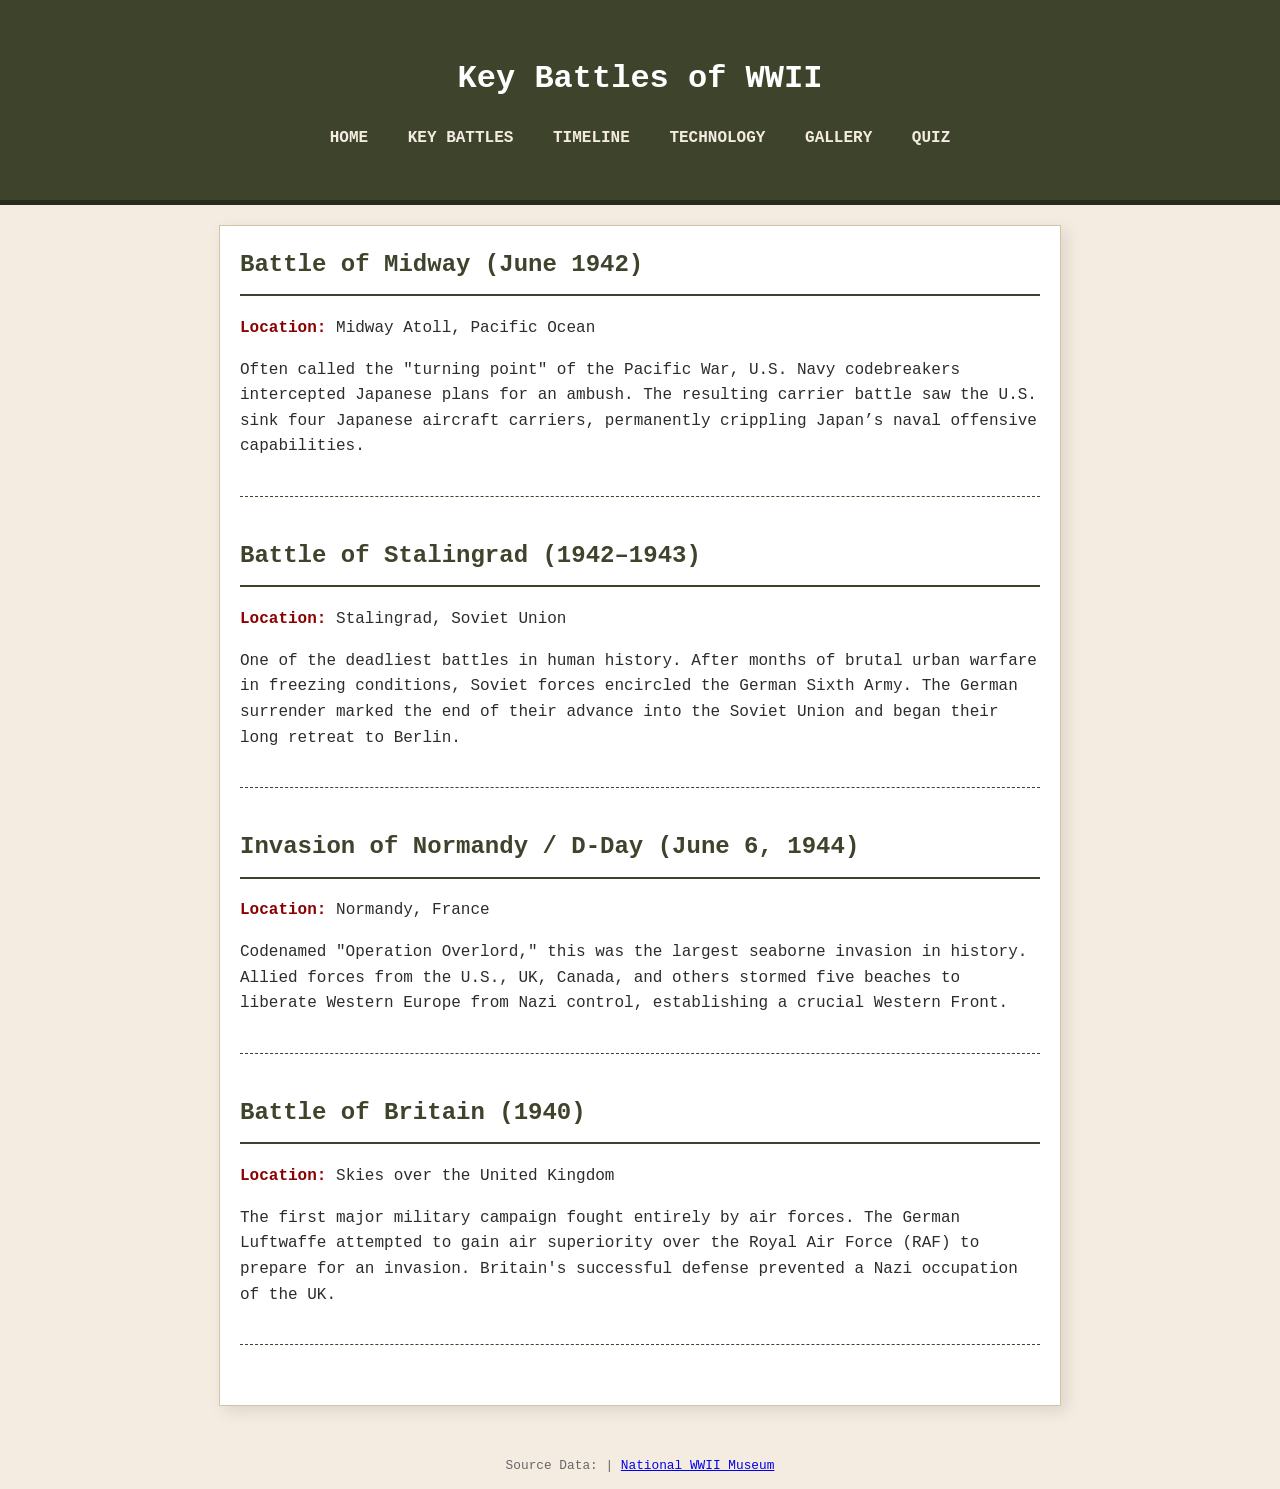
<file: battles.html>
<!DOCTYPE html>
<html lang="en">
<head>
    <meta charset="UTF-8">
    <meta name="viewport" content="width=device-width, initial-scale=1.0">
    <title>Key Battles - WWII Archive</title>
    <link rel="stylesheet" href="style.css">
</head>
<body>

    <header>
        <h1>Key Battles of WWII</h1>
        <nav>
            <ul>
                <li><a href="index.html">Home</a></li>
                <li><a href="battles.html">Key Battles</a></li>
                <li><a href="timeline.html">Timeline</a></li>
                <li><a href="technology.html">Technology</a></li>
                <li><a href="gallery.html">Gallery</a></li>
                <li><a href="quiz.html">Quiz</a></li>
            </ul>
        </nav>
    </header>

    <main>
        <article class="battle-entry">
            <h2>Battle of Midway (June 1942)</h2>
            <p><strong>Location:</strong> Midway Atoll, Pacific Ocean</p>
            <p>Often called the "turning point" of the Pacific War, U.S. Navy codebreakers intercepted Japanese plans for an ambush. The resulting carrier battle saw the U.S. sink four Japanese aircraft carriers, permanently crippling Japan’s naval offensive capabilities.</p>
        </article>

        <article class="battle-entry">
            <h2>Battle of Stalingrad (1942–1943)</h2>
            <p><strong>Location:</strong> Stalingrad, Soviet Union</p>
            <p>One of the deadliest battles in human history. After months of brutal urban warfare in freezing conditions, Soviet forces encircled the German Sixth Army. The German surrender marked the end of their advance into the Soviet Union and began their long retreat to Berlin.</p>
        </article>

        <article class="battle-entry">
            <h2>Invasion of Normandy / D-Day (June 6, 1944)</h2>
            <p><strong>Location:</strong> Normandy, France</p>
            <p>Codenamed "Operation Overlord," this was the largest seaborne invasion in history. Allied forces from the U.S., UK, Canada, and others stormed five beaches to liberate Western Europe from Nazi control, establishing a crucial Western Front.</p>
        </article>

        <article class="battle-entry">
            <h2>Battle of Britain (1940)</h2>
            <p><strong>Location:</strong> Skies over the United Kingdom</p>
            <p>The first major military campaign fought entirely by air forces. The German Luftwaffe attempted to gain air superiority over the Royal Air Force (RAF) to prepare for an invasion. Britain's successful defense prevented a Nazi occupation of the UK.</p>
        </article>
    </main>

    <footer>
        <p>Source Data: <a href="https://www.britannica.com/event/World-War-II">


            </a> | <a href="https://www.nationalww2museum.org/war/articles/battle-midway">National WWII Museum</a></p>
    </footer>

</body>
</html>
</file>
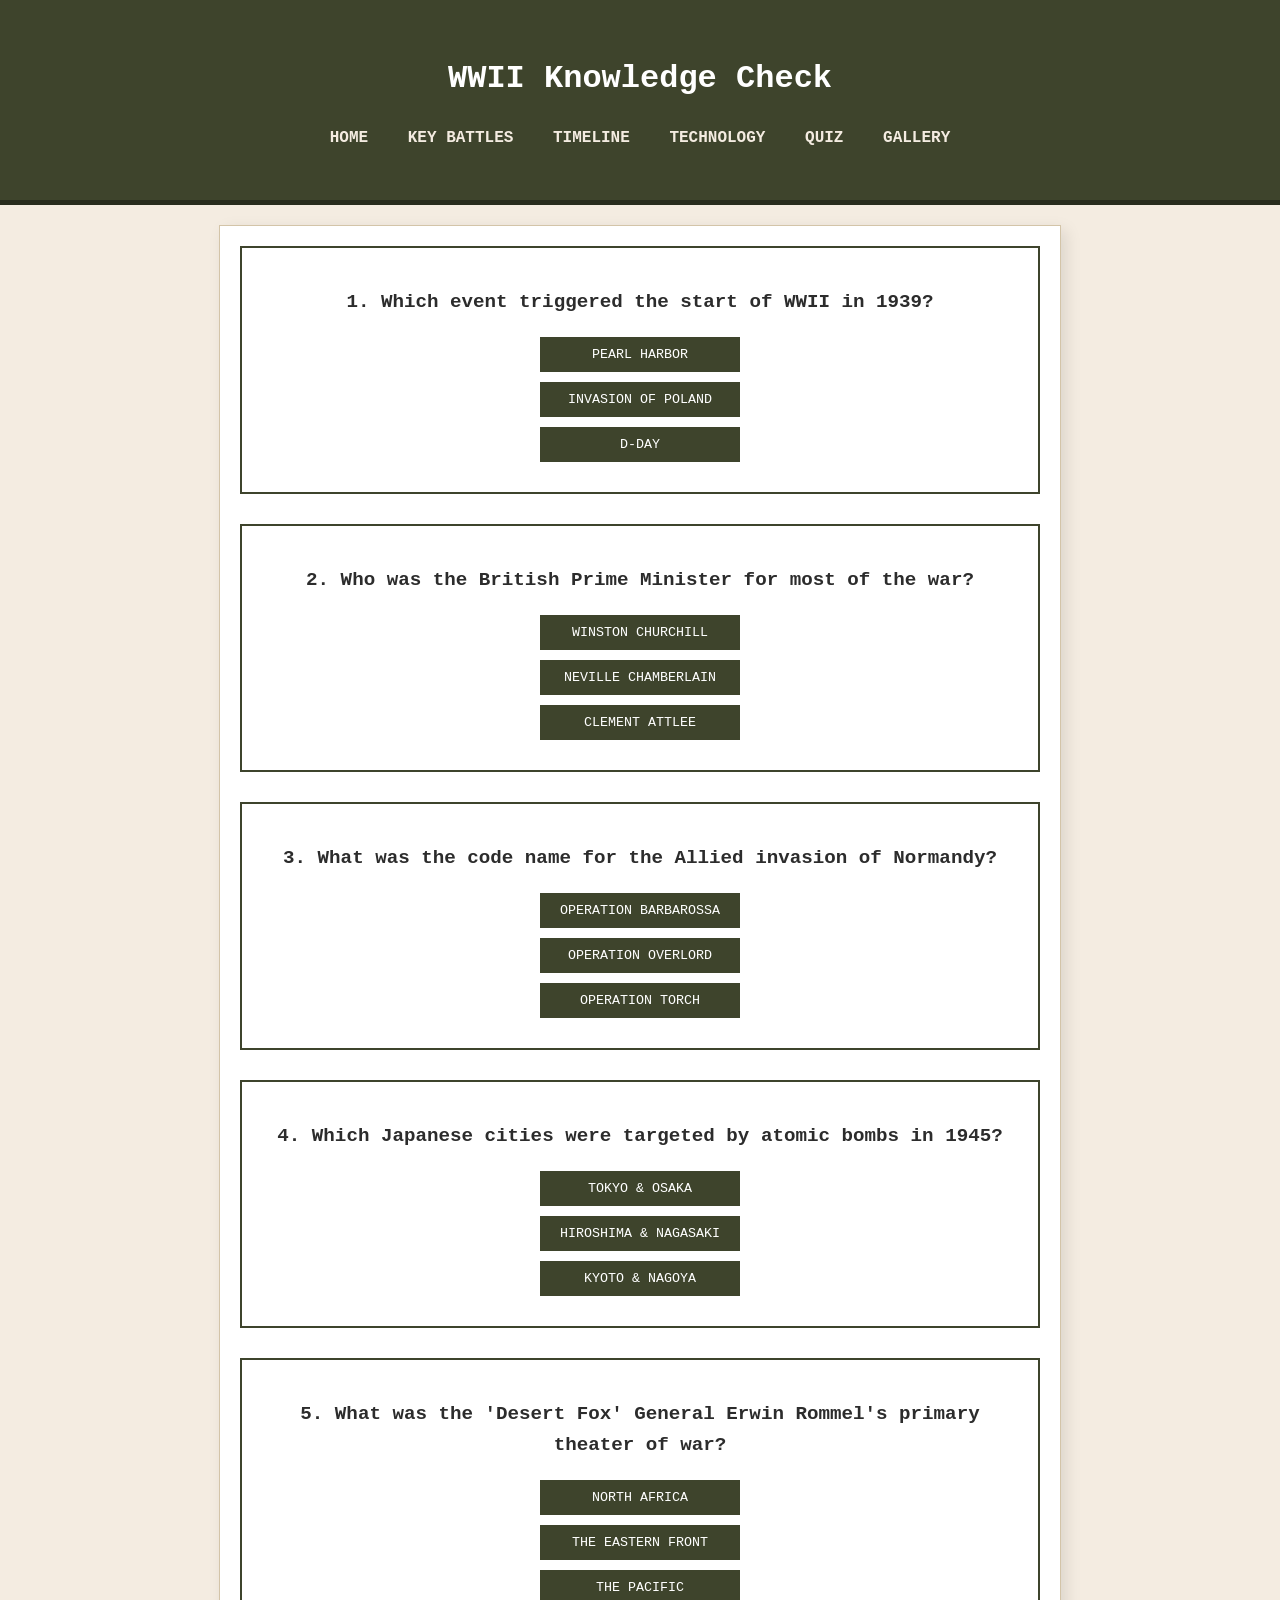
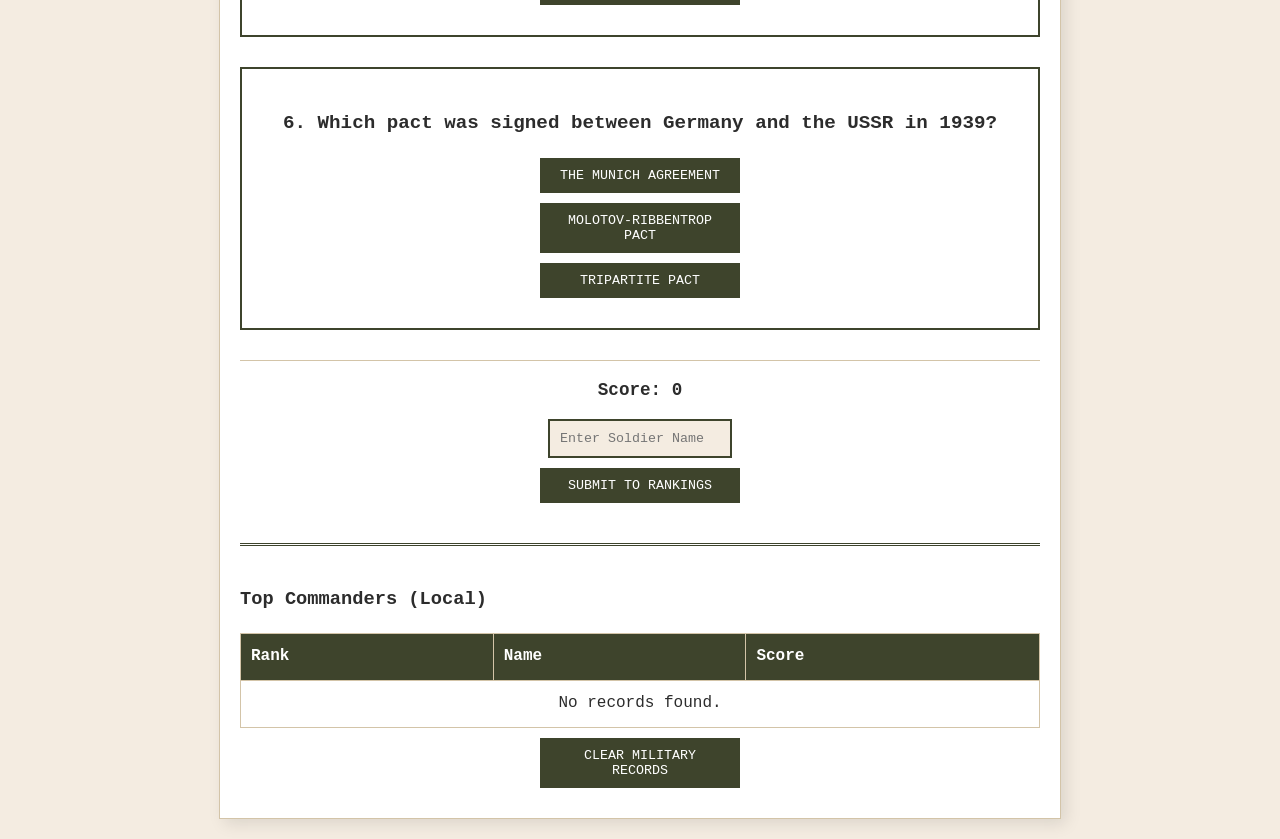
<file: Quiz.html>
<!DOCTYPE html>
<html lang="en">
<head>
    <meta charset="UTF-8">
    <meta name="viewport" content="width=device-width, initial-scale=1.0">
    <title>WWII Quiz & Ranks</title>
    <link rel="stylesheet" href="style.css">
</head>
<body>

    <header>
        <h1>WWII Knowledge Check</h1>
        <nav>
            <ul>
                <li><a href="index.html">Home</a></li>
                <li><a href="battles.html">Key Battles</a></li>
                <li><a href="timeline.html">Timeline</a></li>
                <li><a href="technology.html">Technology</a></li>
                <li><a href="quiz.html">Quiz</a></li>
                <li><a href="gallery.html">Gallery</a></li>
            </ul>
        </nav>
    </header>

    <main>


</div>


        <div id="quiz-container">
    <!-- Question 1 -->
    <div class="question" data-answered="false">
        <p>1. Which event triggered the start of WWII in 1939?</p>
        <button onclick="checkAnswer(this, false)">Pearl Harbor</button>
        <button onclick="checkAnswer(this, true)">Invasion of Poland</button>
        <button onclick="checkAnswer(this, false)">D-Day</button>
    </div>

    <!-- Question 2 -->
    <div class="question" data-answered="false">
        <p>2. Who was the British Prime Minister for most of the war?</p>
        <button onclick="checkAnswer(this, true)">Winston Churchill</button>
        <button onclick="checkAnswer(this, false)">Neville Chamberlain</button>
        <button onclick="checkAnswer(this, false)">Clement Attlee</button>
    </div>

    <!-- Question 3 -->
    <div class="question" data-answered="false">
        <p>3. What was the code name for the Allied invasion of Normandy?</p>
        <button onclick="checkAnswer(this, false)">Operation Barbarossa</button>
        <button onclick="checkAnswer(this, true)">Operation Overlord</button>
        <button onclick="checkAnswer(this, false)">Operation Torch</button>
    </div>

    <!-- Question 4 -->
    <div class="question" data-answered="false">
        <p>4. Which Japanese cities were targeted by atomic bombs in 1945?</p>
        <button onclick="checkAnswer(this, false)">Tokyo & Osaka</button>
        <button onclick="checkAnswer(this, true)">Hiroshima & Nagasaki</button>
        <button onclick="checkAnswer(this, false)">Kyoto & Nagoya</button>
    </div>

    <!-- Question 5 -->
    <div class="question" data-answered="false">
        <p>5. What was the 'Desert Fox' General Erwin Rommel's primary theater of war?</p>
        <button onclick="checkAnswer(this, true)">North Africa</button>
        <button onclick="checkAnswer(this, false)">The Eastern Front</button>
        <button onclick="checkAnswer(this, false)">The Pacific</button>
    </div>

    <!-- Question 6 -->
    <div class="question" data-answered="false">
        <p>6. Which pact was signed between Germany and the USSR in 1939?</p>
        <button onclick="checkAnswer(this, false)">The Munich Agreement</button>
        <button onclick="checkAnswer(this, true)">Molotov-Ribbentrop Pact</button>
        <button onclick="checkAnswer(this, false)">Tripartite Pact</button>
    </div>

    <div id="feedback">Score: 0</div>
    
    <!-- Ranking Section (Keep this the same as before) -->
    <div id="rank-input">
        <input type="text" id="playerName" placeholder="Enter Soldier Name">
        <button onclick="saveScore()">Submit to Rankings</button>
    </div>
</div>
<!-- This is the missing Table -->
<div class="leaderboard">
    <h3>Top Commanders (Local)</h3>
    <table>
        <thead>
            <tr>
                <th>Rank</th>
                <th>Name</th>
                <th>Score</th>
            </tr>
        </thead>
        <tbody id="highScoresBody">
            <!-- JavaScript will put names here automatically -->
        </tbody>
    </table>

    <button id="clearBtn" onclick="clearScores()">Clear Military Records</button>

</div>

    </main>

    <script>
    let currentScore = 0;
    let questionsAnswered = 0;
    const totalQuestions = 6; 


   



function clearScores() {
    // 1. Wipe the browser memory for this site
    localStorage.removeItem('wwiiScores');
    
    // 2. Immediately update the table so it looks empty
    displayScores();
    
    // 3. Optional: Alert to confirm it worked
    alert("Records Purged, Commander.");
}





    function checkAnswer(button, isCorrect) {
        const parent = button.parentElement;
        
        // Prevent clicking multiple answers for the same question
        if (parent.getAttribute('data-answered') === "true") return;

        // Visual feedback
        if (isCorrect) {
            currentScore += 10;
            button.style.backgroundColor = "#28a745"; // Green
        } else {
            button.style.backgroundColor = "#dc3545"; // Red
        }

        // Lock the question
        parent.setAttribute('data-answered', "true");
        questionsAnswered++;
        
        // Update the score display
        document.getElementById('feedback').innerHTML = `Score: ${currentScore} | Questions: ${questionsAnswered}/${totalQuestions}`;
    }

    function saveScore() {
    const nameField = document.getElementById('playerName');
    const name = nameField.value.trim() || "Unknown Soldier";
    
    // Determine Rank based on score
    let rankTitle = "Recruit";
    if (currentScore >= 60) rankTitle = "General";
    else if (currentScore >= 40) rankTitle = "Major";
    else if (currentScore >= 20) rankTitle = "Sergeant";

    let highScores = JSON.parse(localStorage.getItem('wwiiScores')) || [];
    
    // Save both the name and the rank title
    highScores.push({ name: `${name} (${rankTitle})`, score: currentScore });
    
    highScores.sort((a, b) => b.score - a.score);
    highScores = highScores.slice(0, 5);
    
    localStorage.setItem('wwiiScores', JSON.stringify(highScores));
    
    displayScores();
    nameField.value = "";
    alert(`Report filed, ${rankTitle}!`);
}


    function displayScores() {
        const highScores = JSON.parse(localStorage.getItem('wwiiScores')) || [];
        const body = document.getElementById('highScoresBody');
        
        if (highScores.length === 0) {
            body.innerHTML = "<tr><td colspan='3' style='text-align:center'>No records found.</td></tr>";
            return;
        }

        body.innerHTML = highScores.map((s, i) => `
            <tr>
                <td>${i + 1}</td>
                <td>${s.name}</td>
                <td>${s.score}</td>
            </tr>
        `).join('');
    }

    // Run this immediately when the page opens to show previous scores
    displayScores();
</script>

</body>
</html>
</file>
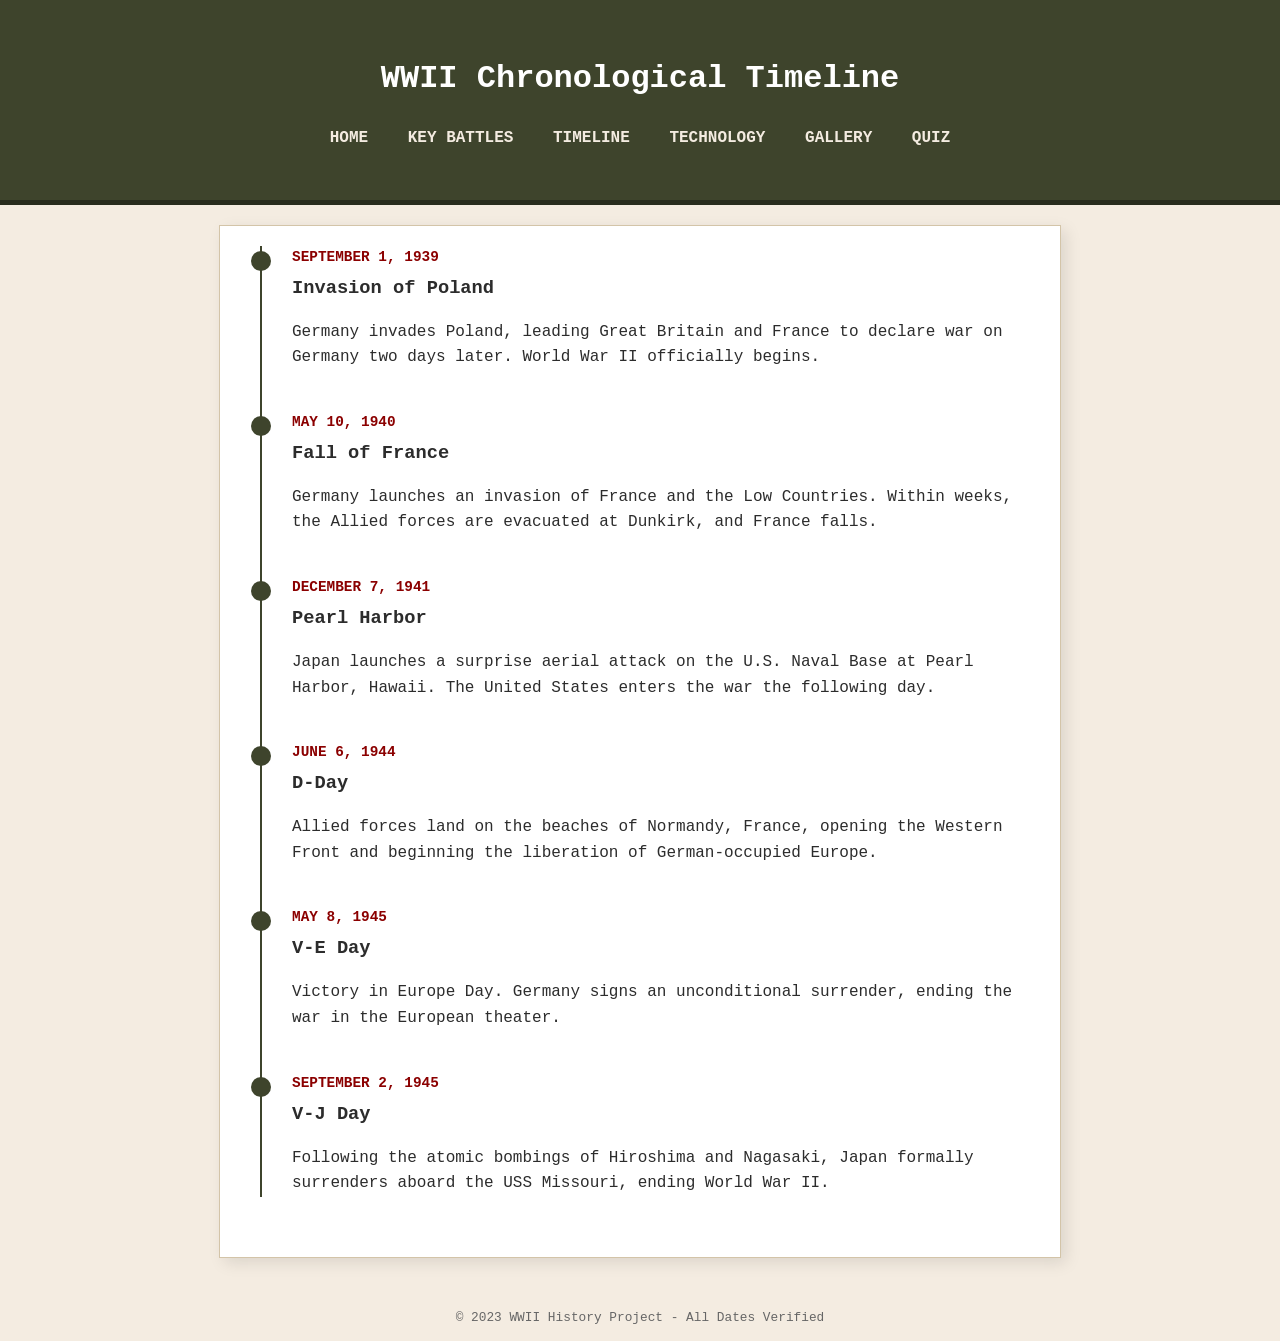
<file: Timeline.html>
<!DOCTYPE html>
<html lang="en">
<head>
    <meta charset="UTF-8">
    <meta name="viewport" content="width=device-width, initial-scale=1.0">
    <title>Timeline - WWII Archive</title>
    <link rel="stylesheet" href="style.css">
</head>
<body>

    <header>
        <h1>WWII Chronological Timeline</h1>
        <nav>
            <ul>
                <li><a href="index.html">Home</a></li>
                <li><a href="battles.html">Key Battles</a></li>
                <li><a href="timeline.html">Timeline</a></li>
                <li><a href="technology.html">Technology</a></li>
                <li><a href="gallery.html">Gallery</a></li>
                <li><a href="quiz.html">Quiz</a></li>
            </ul>
        </nav>
    </header>

    <main>
        <div class="timeline-container">
            <div class="timeline-item">
                <span class="date">September 1, 1939</span>
                <h3>Invasion of Poland</h3>
                <p>Germany invades Poland, leading Great Britain and France to declare war on Germany two days later. World War II officially begins.</p>
            </div>

            <div class="timeline-item">
                <span class="date">May 10, 1940</span>
                <h3>Fall of France</h3>
                <p>Germany launches an invasion of France and the Low Countries. Within weeks, the Allied forces are evacuated at Dunkirk, and France falls.</p>
            </div>

            <div class="timeline-item">
                <span class="date">December 7, 1941</span>
                <h3>Pearl Harbor</h3>
                <p>Japan launches a surprise aerial attack on the U.S. Naval Base at Pearl Harbor, Hawaii. The United States enters the war the following day.</p>
            </div>

            <div class="timeline-item">
                <span class="date">June 6, 1944</span>
                <h3>D-Day</h3>
                <p>Allied forces land on the beaches of Normandy, France, opening the Western Front and beginning the liberation of German-occupied Europe.</p>
            </div>

            <div class="timeline-item">
                <span class="date">May 8, 1945</span>
                <h3>V-E Day</h3>
                <p>Victory in Europe Day. Germany signs an unconditional surrender, ending the war in the European theater.</p>
            </div>

            <div class="timeline-item">
                <span class="date">September 2, 1945</span>
                <h3>V-J Day</h3>
                <p>Following the atomic bombings of Hiroshima and Nagasaki, Japan formally surrenders aboard the USS Missouri, ending World War II.</p>
            </div>
        </div>
    </main>

    <footer>
        <p>&copy; 2023 WWII History Project - All Dates Verified</p>
    </footer>

</body>
</html>
</file>
<file: style.css>
body {
    font-family: 'Courier New', Courier, monospace;
    background-color: #f4ece1; /* Old paper color */
    color: #2c2c2c;
    margin: 0;
    line-height: 1.6;
}

header {
    background-color: #3e442c; /* Military Green */
    color: white;
    padding: 2rem;
    text-align: center;
    border-bottom: 5px solid #282c1d;
}

nav ul {
    list-style: none;
    padding: 0;
}

nav ul li {
    display: inline;
    margin: 0 15px;
}

nav ul li a {
    color: #f4ece1;
    text-decoration: none;
    font-weight: bold;
    text-transform: uppercase;
}

nav ul li a:hover {
    text-decoration: underline;
}

main {
    max-width: 800px;
    margin: 20px auto;
    padding: 20px;
    background: white;
    box-shadow: 5px 5px 15px rgba(0,0,0,0.1);
    border: 1px solid #d3c4a8;
}

h2 {
    border-bottom: 2px solid #3e442c;
    padding-bottom: 10px;
}

footer {
    text-align: center;
    font-size: 0.8rem;
    margin-top: 50px;
    color: #666;
}
 
 .battle-entry {
    margin-bottom: 40px;
    padding-bottom: 20px;
    border-bottom: 1px dashed #3e442c;
}

.battle-entry h2 {
    color: #3e442c;
    margin-top: 0;
}

.battle-entry strong {
    color: #8b0000; /* Dark red for emphasis */
}

.tech-section {
    margin-bottom: 50px;
    padding: 25px;
    background-color: #fcf9f2;
    border-left: 5px solid #3e442c;
}

.tech-section h2 {
    margin-top: 0;
    font-size: 1.5rem;
    color: #3e442c;
}

.tech-section em {
    display: block;
    margin-top: 10px;
    font-style: italic;
    color: #555;
}

.timeline-container {
    border-left: 2px solid #3e442c;
    margin-left: 20px;
    padding-left: 30px;
    position: relative;
}

.timeline-item {
    margin-bottom: 40px;
    position: relative;
}

/* The small bullet point on the line */
.timeline-item::before {
    content: '';
    position: absolute;
    left: -41px;
    top: 5px;
    width: 20px;
    height: 20px;
    background-color: #3e442c;
    border-radius: 50%;
}

.date {
    display: block;
    font-weight: bold;
    color: #8b0000;
    text-transform: uppercase;
    font-size: 0.9rem;
    margin-bottom: 5px;
}

.timeline-item h3 {
    margin: 0;
    color: #2c2c2c;
}

#quiz-container {
    text-align: center;
}

.question {
    margin-bottom: 30px;
    padding: 20px;
    border: 2px solid #3e442c;
    background: #fff;
}

.question p {
    font-weight: bold;
    font-size: 1.2rem;
}

button {
    background-color: #3e442c;
    color: white;
    border: none;
    padding: 10px 20px;
    margin: 5px;
    font-family: 'Courier New', Courier, monospace;
    cursor: pointer;
    text-transform: uppercase;
    transition: 0.3s;
}

button:hover {
    background-color: #282c1d;
}

#feedback {
    margin-top: 20px;
    font-weight: bold;
    font-size: 1.1rem;
    padding: 15px;
    border-top: 1px solid #d3c4a8;
}
input[type="text"] {
    padding: 10px;
    font-family: 'Courier New', Courier, monospace;
    border: 2px solid #3e442c;
    background: #f4ece1;
}

.leaderboard {
    margin-top: 40px;
    border-top: 3px double #3e442c;
    padding-top: 20px;
}

table {
    width: 100%;
    border-collapse: collapse;
    margin-top: 10px;
}

th, td {
    padding: 10px;
    border: 1px solid #d3c4a8;
    text-align: left;
}

th {
    background-color: #3e442c;
    color: white;
}

button {
    width: 200px; /* Makes all buttons the same width */
    margin: 10px auto;
    display: block; /* Stacks buttons vertically for better mobile view */
}

.gallery-grid {
    display: grid;
    grid-template-columns: repeat(auto-fit, minmax(250px, 1fr));
    gap: 20px;
}

.photo img {
    width: 100%;
    filter: sepia(80%) grayscale(20%); /* Makes photos look old */
    border: 5px solid #fff;
    box-shadow: 2px 2px 10px rgba(0,0,0,0.3);
}

.photo p {
    text-align: center;
    font-style: italic;
    font-size: 0.9rem;
}


.video-container {
    margin: 40px 0;
    padding: 20px;
    background: #fff;
    border: 3px solid #3e442c; /* Military Green border */
    box-shadow: 5px 5px 15px rgba(0,0,0,0.2);
}

iframe, video {
    max-width: 100%;
    border: 1px solid #d3c4a8;
}
</file>
